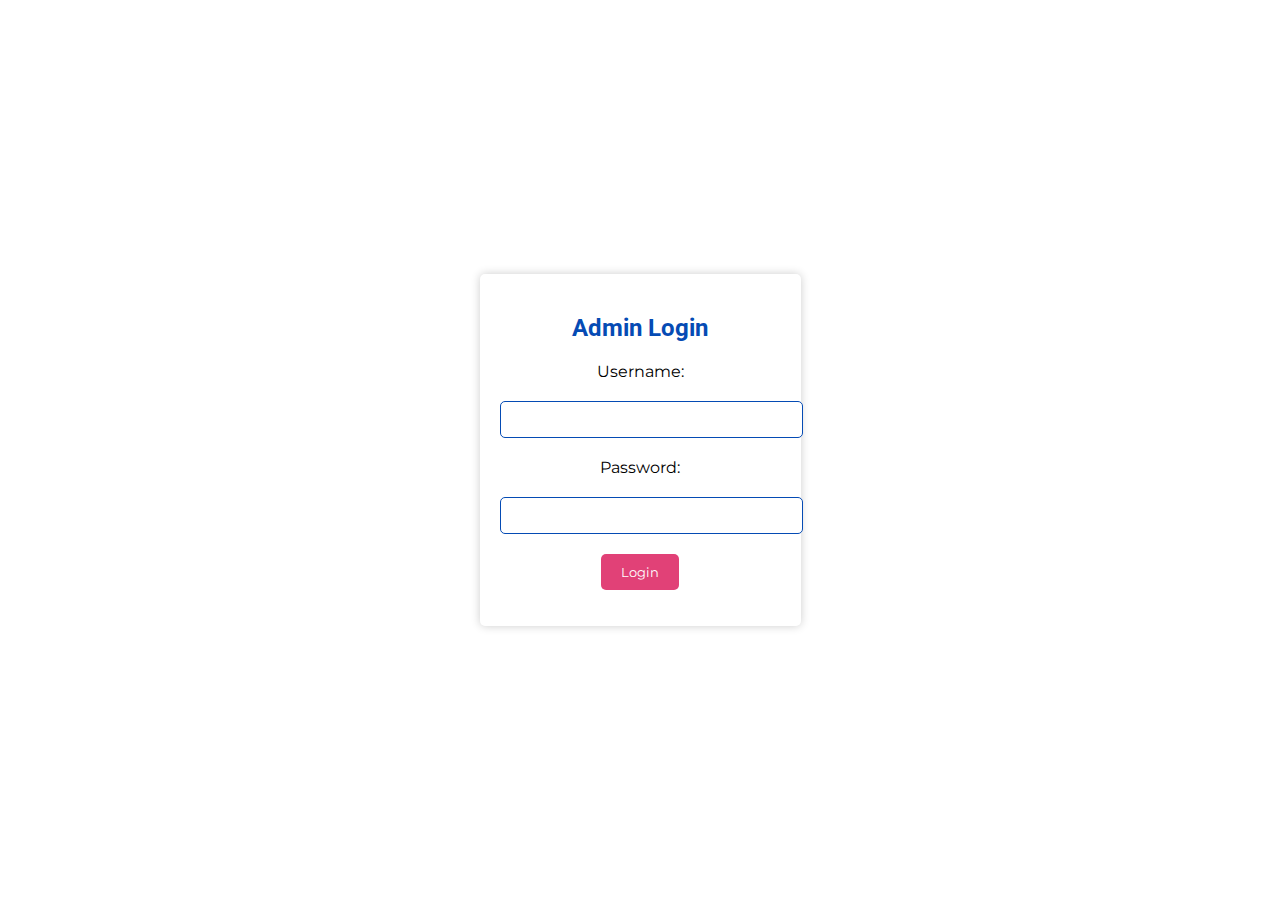
<file: admin-signin.html>
<!DOCTYPE html>
<html lang="en">
<head>
    <meta charset="UTF-8">
    <meta name="viewport" content="width=device-width, initial-scale=1.0">
    <title>Admin Login Page</title>
</head>
<body>
    <div class="container">
        <h2>Admin Login</h2>
        <form id="login-form">
            <label for="username">Username:</label>
            <input type="text" id="username" name="username" required>

            <label for="password">Password:</label>
            <input type="password" id="password" name="password" required>

            <button type="submit">Login</button>
        </form>
        <p id="error-message" class="error-message"></p>
    </div>
</body>
</html>
<style>
@import url('https://fonts.googleapis.com/css2?family=Montserrat:wght@300&family=Poppins:wght@500;800&display=swap');
@import url('https://fonts.googleapis.com/css2?family=Poppins:wght@500;800&family=Roboto:wght@500&display=swap');

    body {
    background-color: #ffffff;
    margin: 0;
    padding: 0;
    display: flex;
    justify-content: center;
    align-items: center;
    min-height: 100vh;
}

.container {
    background-color: #fff;
    border-radius: 5px;
    padding: 20px;
    box-shadow: 0 0 10px rgba(0, 0, 0, 0.2);
    text-align: center;
}

h2 {
    margin-bottom: 20px;
    color: #054bb4;
    font-family: "Roboto", sans-serif;
}

label {
    display: block;
    margin-bottom: 10px;
    font-family: "Montserrat", sans-serif;
}

input[type="text"],
input[type="password"] {
    margin: 10px auto;
    width: 100%;
    padding: 10px;
    margin-bottom: 20px;
    border: 1px solid #054bb4;
    border-radius: 5px;
    outline: none;
}

button {
    background-color: #e14177;
    color: #fff;
    border: none;
    border-radius: 5px;
    padding: 10px 20px;
    cursor: pointer;
    font-family: "Montserrat", sans-serif;
}

.error-message {
    color: #050505;
    margin-top: 10px;
    font-family:"Montserrat", sans-serif ;
}

</style>

<script>
    // admin credentials authentication
const adminCredentials = {
    username: "instructor",
    password: "instructor_login"
};

// Get form and error message elements
const loginForm = document.getElementById("login-form");
const errorMessage = document.getElementById("error-message");

// Add submit event listener to the form
loginForm.addEventListener("submit", function (e) {
    e.preventDefault();

    // Get user input
    const usernameInput = document.getElementById("username").value;
    const passwordInput = document.getElementById("password").value;

    // Check if the entered credentials match the admin credentials
    if (usernameInput === adminCredentials.username && passwordInput === adminCredentials.password) {
        // Successful login, redirect to admin dashboard or perform other actions
        window.location.href = "admin-dashboard.html"; // Replace with your admin dashboard URL
    } else {
        // Display an error message for invalid credentials
        errorMessage.textContent = "Invalid username or password.";
    }
});

</script>
</file>
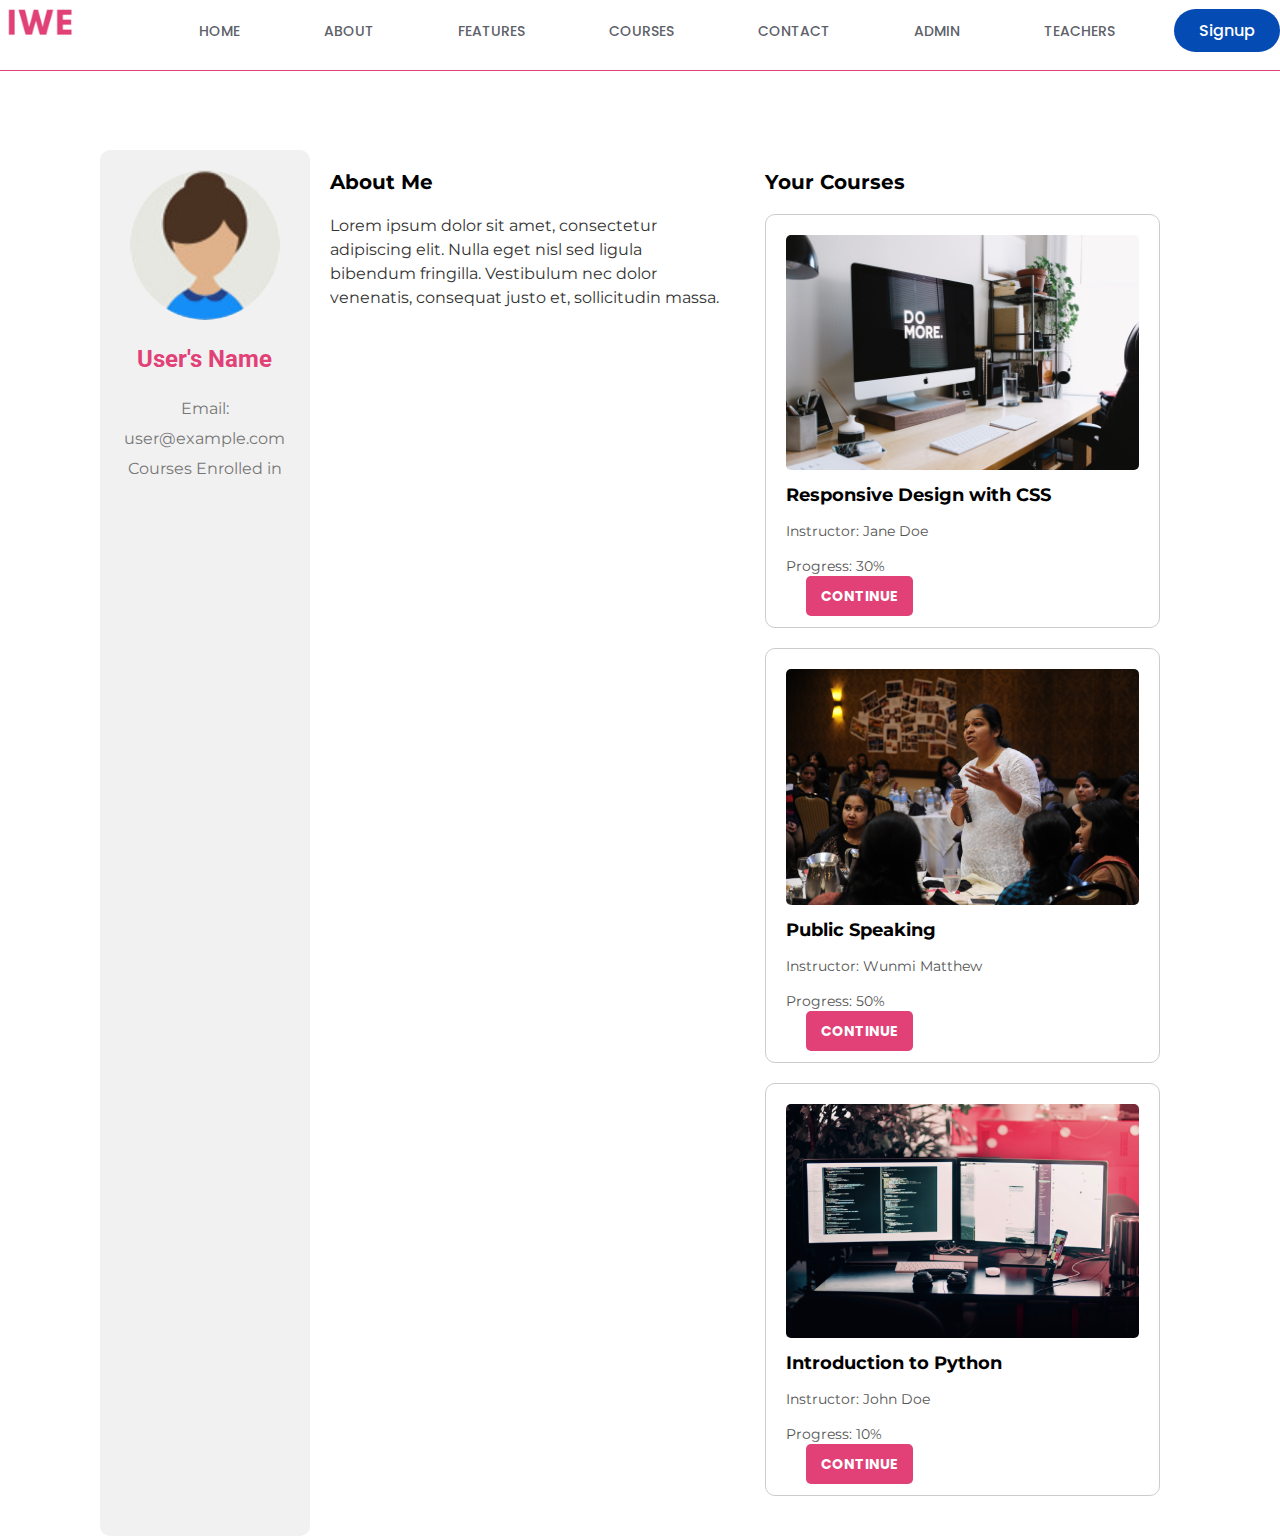
<file: profile.html>
<!DOCTYPE html>
<html lang="en">
<head>
    <meta charset="UTF-8">
    <meta name="viewport" content="width=device-width, initial-scale=1.0">
    <link rel="stylesheet" href="profile.css">
    <link rel="stylesheet" href="main.css">
    <title>User Profile</title>
</head>
<body>
    <!--header-->
    <header id="header">
        <img class="logo" src="images/favicon-96x96.png" alt="logo">
        <nav>
            <ul id="nav" class="nav_links">
                <li><a href="#header">Home</a></li>
                <li><a href="#about">About</a></li>
                <li><a href="#features">Features</a></li>
                <li><a href="courses.html">Courses</a></li>
                <li><a href="#contact">Contact</a></li>
                <li><a href="admin-signin.html">Admin</a></li>
                <li><a href="teacher.html">Teachers</a></li>
                <li id="responsive"><a href="signin.html">Signup</a></li>
            </ul>
        </nav>
        <a class="cta" href="signin.html"><button>Signup</button></a>
        <img src="images/menu.svg" id="menuBtn">
    </header>
    <main class="profile-container">
        <section class="profile-info">
            <img src="images/Profile-pic.jpg" alt="User Avatar">
            <h1>User's Name</h1>
            <p>Email: user@example.com</p>
            <p>Courses Enrolled in</p>
        </section>
        <section class="profile-content">
            <h2>About Me</h2>
            <p>Lorem ipsum dolor sit amet, consectetur adipiscing elit. Nulla eget nisl sed ligula bibendum fringilla. Vestibulum nec dolor venenatis, consequat justo et, sollicitudin massa.</p>
        </section>
        <section class="profile-courses">
            <h2>Your Courses</h2>
            <div class="course-card">
                <img src="images/web_design-thumbnail.jpg" alt="Course Image">
                <h3>Responsive Design with CSS</h3>
                <p>Instructor: Jane Doe</p>
                <p class="progress">Progress: 30%</p>
                <a href="courses.html">Continue</a>
            </div>
            <div class="course-card">
                <img src="images/public_speakingThumbnail.jpg" alt="Course Image">
                <h3>Public Speaking</h3>
                <p>Instructor: Wunmi Matthew</p>
                <p class="progress">Progress: 50%</p>
                <a href="courses.html">Continue</a>
            </div>
            <div class="course-card">
                <img src="images/web_dev-thumbnail.jpg" alt="Course Image">
                <h3>Introduction to Python</h3>
                <p>Instructor: John Doe</p>
                <p class="progress">Progress: 10%</p>
                <a href="courses.html">Continue</a>
            </div>
            
            <!-- To add more course cards here -->
        </section>
    </main>
</body>

</html>
</file>
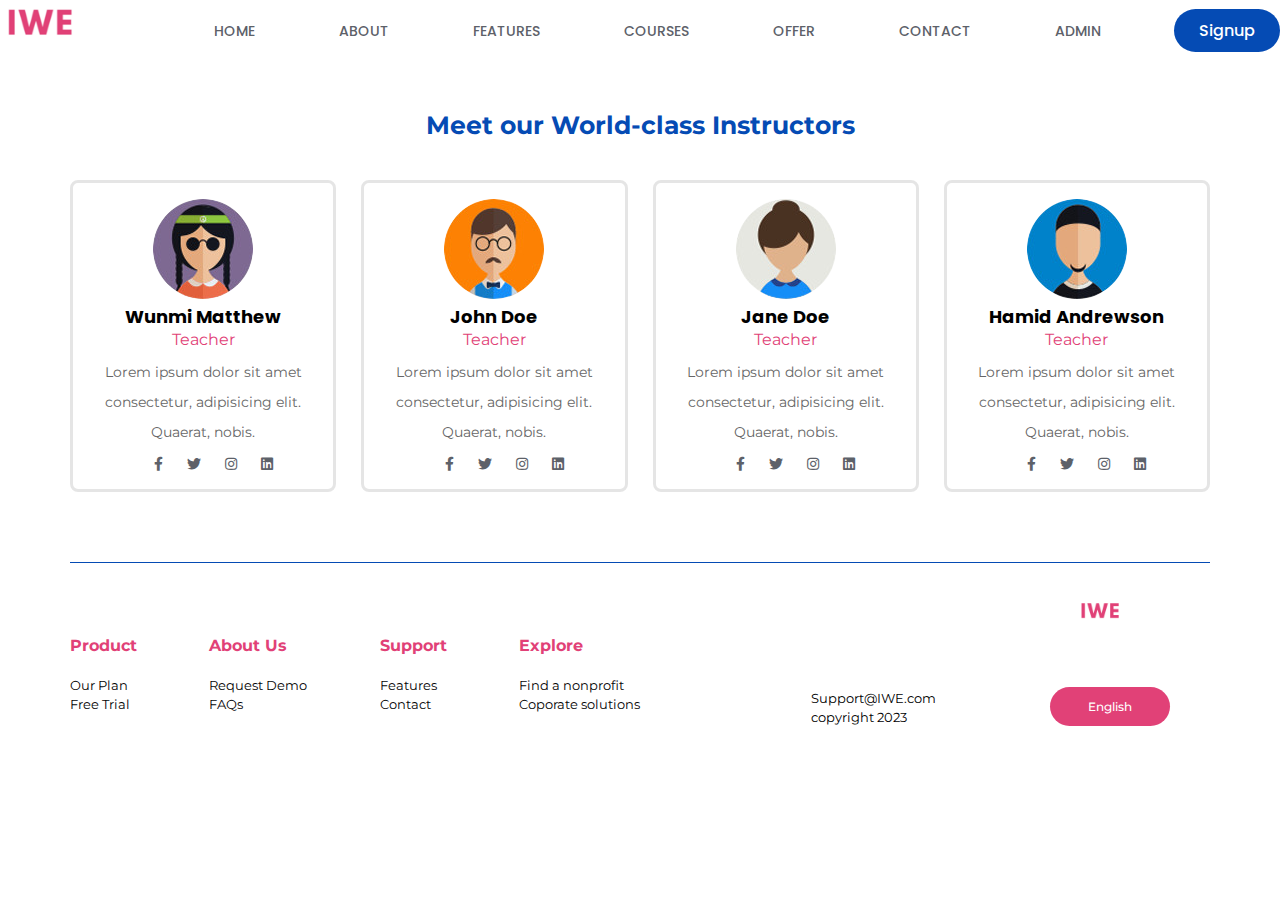
<file: teacher.html>
<!DOCTYPE html>
<html lang="en">
<head>
    <meta charset="UTF-8">
    <meta name="viewport" content="width=device-width, initial-scale=1.0">
    <title>teacher</title>

    <!-- font awesome cdn link  -->
    <link rel="stylesheet" href="https://cdnjs.cloudflare.com/ajax/libs/font-awesome/5.15.3/css/all.min.css">

    <!-- custom css file link  -->
    <link rel="stylesheet" href="main.css">
    <link rel="stylesheet" href="teacher.css">

</head>
<body>
    <div class="container">

        <header>
            <!--Navigation-->
            <img class="logo" src="images/favicon-96x96.png" alt="logo">
            <nav>
                <ul id="nav" class="nav_links">
                    <li><a href="index.html">Home</a></li>
                    <li><a href="#about">About</a></li>
                    <li><a href="#features">Features</a></li>
                    <li><a href="courses.html">Courses</a></li>
                    <li><a href="#offer">Offer</a></li>
                    <li><a href="index.html">Contact</a></li>
                    <li><a href="admin-signin.html">Admin</a></li>
                    <li id="responsive"><a href="signin.html">Signup</a></li>
                </ul>
            </nav>
            <a class="cta" href="signin.html"><button>Signup</button></a>
            <img src="images/menu.svg" id="menuBtn">
        </header>
        
        
        
        <!-- teacher section  -->
        
        <section id="teacher-section-title">
            <h1 class="section-title">Meet our World-class Instructors</h1>
            <div class="teacher">
                <div class="box">
                    <img src="images/pic-2.jpg" alt="">
                    <h3>Wunmi Matthew</h3>
                    <span>teacher</span>
                    <p>Lorem ipsum dolor sit amet consectetur, adipisicing elit. Quaerat, nobis.</p>
                    <div class="share">
                        <a href="#" class="fab fa-facebook-f"></a>
                        <a href="#" class="fab fa-twitter"></a>
                        <a href="#" class="fab fa-instagram"></a>
                        <a href="#" class="fab fa-linkedin"></a>
                    </div>
                </div>
            
                <div class="box">
                    <img src="images/pic-3.jpg" alt="">
                    <h3>John Doe</h3>
                    <span>teacher</span>
                    <p>Lorem ipsum dolor sit amet consectetur, adipisicing elit. Quaerat, nobis.</p>
                    <div class="share">
                        <a href="#" class="fab fa-facebook-f"></a>
                        <a href="#" class="fab fa-twitter"></a>
                        <a href="#" class="fab fa-instagram"></a>
                        <a href="#" class="fab fa-linkedin"></a>
                    </div>
                </div>
            
                <div class="box">
                    <img src="images/pic-5.jpg" alt="">
                    <h3>Jane Doe</h3>
                    <span>teacher</span>
                    <p>Lorem ipsum dolor sit amet consectetur, adipisicing elit. Quaerat, nobis.</p>
                    <div class="share">
                        <a href="#" class="fab fa-facebook-f"></a>
                        <a href="#" class="fab fa-twitter"></a>
                        <a href="#" class="fab fa-instagram"></a>
                        <a href="#" class="fab fa-linkedin"></a>
                    </div>
                </div>
            
                <div class="box">
                    <img src="images/pic-4.jpg" alt="">
                    <h3>Hamid Andrewson</h3>
                    <span>teacher</span>
                    <p>Lorem ipsum dolor sit amet consectetur, adipisicing elit. Quaerat, nobis.</p>
                    <div class="share">
                        <a href="#" class="fab fa-facebook-f"></a>
                        <a href="#" class="fab fa-twitter"></a>
                        <a href="#" class="fab fa-instagram"></a>
                        <a href="#" class="fab fa-linkedin"></a>
                    </div>
                </div>
            </div>
        </section>

        <!--Footer-->
        <section id="footer">
            <div class="container footer-row">
                <hr>
                <div class="footer-left-col">
                    <div class="footer-links">
                        <div class="link-title">
                            <h4> Product</h4>
                            <small>Our Plan</small> <br>
                            <small>Free Trial</small>
                        </div>
                        <div class="link-title">
                            <h4> About Us</h4>
                            <small>Request Demo</small> <br>
                            <small>FAQs</small>
                        </div>
                        <div class="link-title">
                            <h4> Support</h4>
                            <small>Features</small> <br>
                            <small>Contact</small>
                        </div>
                        <div class="link-title">
                            <h4> Explore</h4>
                            <small>Find a nonprofit</small> <br>
                            <small>Coporate solutions</small>
                        </div>
                    </div>
                </div>
                <div class="footer-right-col">
                    <div class="footer-info">
                        <div class="copyright-text">
                            <small>Support@IWE.com</small> <br>
                            <small>copyright 2023</small>
                        </div>
                        <div class="footer-logo">
                            <img src="images/IWE.png">
                            <button class="common-btn">English</button>
        
                        </div>
                    </div>
                </div>
            </div>
        </section>
<!-- custom js file link -->
<script>
    var menuBtn = document.getElementById("menuBtn");
    var nav = document.getElementById("nav");

    nav.style.right = "-250px";
    menuBtn.onclick = function() {
        if (nav.style.right == "-250px") {
            nav.style.right = "0";
        } else {
            nav.style.right = "-250px";
        }
    }
    /*var scroll = new SmoothScroll('a[href*="#"]', {
        speed: 1000,
        speedAsDuration: true
    });*/
</script>

</body>
</html>
</file>
<file: profile.css>
@import url('https://fonts.googleapis.com/css2?family=Montserrat:wght@300&family=Poppins:wght@500;800&display=swap');
@import url('https://fonts.googleapis.com/css2?family=Poppins:wght@500;800&family=Roboto:wght@500&display=swap');

    /* Global styles */
* {
    margin: 0;
    padding: 0;
    box-sizing: border-box;
    
}
#header {
    border-bottom: 1px solid #e14177;
}

/* Style the profile container */
.profile-container {
    display: flex;
    justify-content: space-between;
    margin-top: 150px;
    margin-left: 100px;
    margin-right: 100px;
    font-family: "Montserrat", sans-serif;
}

/* Style the profile info section */
.profile-info {
    flex-basis: 30%;
    padding: 20px;
    background-color: #f1f1f1;
    text-align: center;
    border-radius: 10px;
}

.profile-info img {
    width: 150px;
    height: 150px;
    border-radius: 50%;
    margin-bottom: 10px;
}

.profile-info h1 {
    font-size: 24px;
    margin-bottom: 10px;
}

.profile-info p {
    font-size: 16px;
    color: #777;
}

/* Style the profile content section */
.profile-content {
    flex-basis: 65%;
    padding: 20px;
    background-color: #fff;
    border-radius: 10px;
}

.profile-content h2 {
    font-size: 20px;
    margin-bottom: 20px;
}

.profile-content p {
    font-size: 16px;
    line-height: 1.5;
    color: #333;
}


/* Style the profile courses section */
.profile-courses {
    flex-basis: 65%;
    padding: 20px;
}

.profile-courses h2 {
    font-size: 20px;
    margin-bottom: 20px;
}

.course-card {
    border: 1px solid #ccc;
    border-radius: 10px;
    padding: 20px;
    margin-bottom: 20px;
}

.course-card img {
    width: 100%;
    border-radius: 5px;
    margin-bottom: 10px;
}

.course-card h3 {
    font-size: 18px;
    margin-bottom: 10px;
}

.course-card p {
    font-size: 14px;
    color: #555;
    margin-bottom: 5px;
}

.course-card a {
    text-decoration: none;
    background-color: #e14177;
    color: #fff;
    padding: 10px 15px;
    border-radius: 5px;
    font-weight: bold;
    transition: background-color 0.3s;
}

.course-card a:hover {
    background-color: #054bb4;
}


/* Add media queries for responsiveness */
@media (max-width: 768px) {
    header {
        padding: 10px 0; /* Reduce header padding on smaller screens */
    }

    nav ul {
        margin: 10px 0;
    }

    nav li {
        margin: 5px 0;
    }

    nav a {
        padding: 5px 0;
    }

    .profile-container {
        margin: 10px;
        display: flex;
        flex-direction: column;

    }

    .profile-info,
    .profile-content {
        padding: 10px;
    }

    .profile-info img {
        width: 100px;
        height: 100px;
    }
}
</file>
<file: main.css>
@import url('https://fonts.googleapis.com/css2?family=Montserrat:wght@300&family=Poppins:wght@500;800&display=swap');
@import url('https://fonts.googleapis.com/css2?family=Poppins:wght@500;800&family=Roboto:wght@500&display=swap');


/* GLOBAL STYLES */
* {
    box-sizing: border-box;
    margin: 0;
    padding: 0;
}

button {
    font-family: "Poppins", sans-serif;
    font-weight: 500;
    font-size: 16px;
    color: #e97676;
    text-decoration: none;
    margin-left: 20px;
}

html {
    scroll-behavior: smooth;
}

img {
    width:450px;
}


 #about img {
    width:450px;
}
#courses img {
    width: 450px;
}
#contact img {
    width: 450px; 
}

/* header */
#responsive {
    display: none;
}
header li,a{
    font-family: "Poppins", sans-serif;
    font-weight: 500;
    font-size: 14px;
    color:#5d6169;
    text-decoration: none;
    margin-left: 20px;
    text-transform: uppercase;
}

header {
    width: 100%;
    display: flex;
    justify-content: space-between;
    align-items: center;
    position: fixed;
    background-color: #ffffff;
    margin-top: 10px;
    top:-20px;
    font-family: "Poppins", sans-serif;
}

.logo {
    cursor: pointer;
    width: 80px;
    height: 80px;
    margin-right: 20px;
}

.nav_links {
    list-style: none;
}

.nav_links li {
    display: inline-block;
    padding: 0px 20px;  
}

.nav_links li a {
    transition: all 0.3s ease 0s;
}

.nav_links li a:hover {
    color: #054bb4;
}


header button {
    background-color: #054bb4;
    color: #fff;
    padding: 9px 25px;
    border-radius: 50px;
    cursor: pointer;
    margin-left: -20px;
    transition: all 0.3s ease 0s;
}

header button:hover {
    transform: scale(1.2);
    background-color: #e14177;
}

 button {
    padding: 9px 25px;
    color: #ffffff;
    background-color: #e14177;
    border: none;
    border-radius: 50px;
    cursor: pointer;
    transition: all 0.3s ease 0s;
}

button:hover {
    background-color: #235391;
}

#search {
    margin-left:15px;
    width: 10x;
    height: 20px;
    cursor: pointer;
}

#menuBtn {
    display: none;
}

/* hero section */
.section-hero-container {
    display: flex;
    justify-content: space-between;
    align-items: center;
    flex-direction: row;
    margin: 90px 90px;
}


.section-hero-text {
    max-width: 600px;
    font-family: "Montserrat", sans-serif;
    
}
.section-hero-text h1 {
    margin-bottom: 30px;
    font-weight: 800;
    font-size: 25px;
    line-height: 50px;
}

.section-hero-text p {
    color: #050505;
    line-height: 40px;
    font-family: "Montserrat",sans-serif;
    font-size: 14px;
    font-weight: 500;
}

/*.section-hero-text*/ h1 {
    color: #e14177;
    font-size: 25px;
    line-height: 50px;
    font-family: "Roboto", sans-serif;
    font-weight: 800px;
    
}
/*.section-hero-text*/ p {
    color: #050505;
    line-height: 30px;
    font-family: "Montserrat",sans-serif;
    font-size: 14px;
}
.common-btn {
margin-left: 0;
margin-top:30px ;
}

/*----About ----*/
        
#about,
#offer {
    margin: 50px 100px;
    display: flex;
    align-items: center;
    flex-wrap: wrap;
    justify-content: space-between;
    flex-direction: row;
}

#about {
    flex-direction: row-reverse;
}

.about-left-col {
    flex-basis: 50%;
}

.about-left-col img {
    width: 100%;
}

.about-right-col {
    flex-basis: 50%;
    text-align: right;
}

.about-text {
    max-width: 500px;
    display: inline-block;
}

.about-text h2 {
    margin: 50px 0 10px;
    font-size: 25px;
    font-style: italic;
    font-family: "Poppins", sans-serif;
    color: #e14177;
}

.about-text h3 {
    font-size: 18px;
    font-style: italic;
    color: #797979;
    font-family: "Poppins", sans-serif;
}
/* features */
#features {
    padding: 50px 0;
}

.feature-row {
    width: 80%;
    margin: auto;
    display: flex;
    align-content: center;
    justify-content: space-around;
    flex-wrap: wrap;
}

.feature-col {
    flex-basis: 25%;
    text-align: center;
}

.feature-col img {
    width: 100px;
}

.feature-col h4 {
    margin-bottom: 15px;
    font-size: 16px;
    font-weight: 400px;
    font-family: "Poppins", sans-serif;
}

.feature-btn {
    margin: 80px auto 0;
    display: flex;
    align-items: flex-end;
    justify-content: center;
}

/*--Courses--*/
        
#courses {
    padding: 100px 0;
    margin-left: 100px;
    margin-right: 100px;
}

.course-row {
    display: flex;
    align-items: center;
    flex-wrap: wrap;
    justify-content: space-between;
}

.course-text {
    max-width: 400px;
}

.course-text button {
    margin: 30px 0;
}


/*--Offer--*/
        
#offer button {
    margin: 30px 0;
}
.offer-container {
    display: flex;
}

/*--Contact--*/

#contact {
    padding: 100px;
}
        
.contact-row {
    display: flex;
    align-items: center;
    flex-wrap: wrap;
    justify-content: space-between;

}


.contact-right-col img {
    width: 100%;
}

form {
    max-width: 350px;
    margin: 30px 0;
}

form input {
    width: 100%;
    padding: 12px 10px;
    margin-bottom: 10px;
    outline: none;
    box-shadow: none;
    box-sizing: border-box;
    border: 1px solid #054bb4;
}

.btn-box {
    width: 100%;
    display: flex;
    justify-content: space-between;
}

.btn-box button {
    flex-basis: 48%;
    padding: 10px 0;
    font-family: "Montserrat", sans-serif;
    font-weight: 500;
    font-size: 14px;
    color: #ffffff;
    text-decoration: none;

}

textarea {
    width: 100%;
    padding-top: 10px;
    padding-left: 15px;
    height: 10em;
    box-sizing: border-box;
    border: 1px solid #054bb4;
    outline: none;
    margin-bottom: 30px;
    font-family: 'Roboto';
    border-radius: 2px;
}

/*----Footer----*/
        
#footer {
    font-family: "Montserrat", sans-serif;
    width: 100%;
    /*margin-top: 10px;*/
    margin-bottom: 0;
    padding: 0;
    
    
}

hr {
    width: 100%;
    border: 0;
    border-top: 1px solid #054bb4;
}

.footer-row {
    display: flex;
    justify-content: space-between;
    align-items: center;
    flex-wrap: wrap;
    margin-left: 70px;
    margin-right: 70px;
}

.footer-left-col {
    flex-basis: 50%;
    margin-top: 60px;
}

.footer-right-col {
    flex-basis: 35%;
}

.footer-links {
    display: flex;
    justify-content: space-between;
    flex-wrap: wrap;
}

.link-title h4 {
    color: #e14177;
    margin-bottom: 20px;
}

.link-title small {
    font-size: 13px;
    color: #050505;
}

.footer-info {
    display: flex;
    justify-content: space-between;
    align-items: flex-end;
    flex-wrap: wrap;
}


.footer-logo img {
    width: 100px;
}

.footer-logo button {
    font-family: "Montserrat", sans-serif;
    padding: 12px 38px;
    margin-top: 20px;
    font-size: 12px;
}

.copyright-text,
.footer-logo {
    flex-basis: 40%;
}



/* Mobile Styles */
@media (max-width: 767px) {
    /* Header Styles */
    header {
        margin-top: 0; /* Adjust the margin for mobile header */
        position: static;
    }
    .logo {
        width: 60px; /* Adjust logo size for mobile */
        height: 60px;
        margin-right: 10px; /* Adjust margin for mobile */
    }
    .nav_links {
        display: none; /* Hide navigation links for mobile */
    }
    #responsive {
        display: block;
    }
header button {
    display: none;
}
 
    /* Styles for side navigation */

    #nav {
        display: block;
        width: 200px;
        height: 50vh;
        position: fixed;
        right: -250px;
        top: 0;
        background: #e14177;
        z-index: 2;
        transition: .5s;
    }
.nav_links a  {
    color: #ffffff;
}




/* Style the menu button */
#menuBtn {
    display:inline;
    width: 50px;
    position: fixed;
    right: 50px;
    top: 20px;
    z-index: 2;
    cursor: pointer;
}


    /* Hero Section Styles */
    .section-hero-container {
        flex-direction: column-reverse; /* Stack elements vertically for mobile */
        margin: 20px; /* Adjust margin for mobile */
    }
    .section-hero-container img {
        margin: 0;
        width: 100%;
    }
    .section-hero-text h1 {
        font-size: 24px; /* Adjust font size for mobile */
        line-height: 36px;
    }
    .section-hero-text p {
        font-size: 14px; /* Adjust font size for mobile */
        line-height: 24px;
    }
    .common-btn {
        margin-top: 20px; /* Adjust margin for mobile */
    }

    /* About Section Styles */
    #about, #offer {
        margin: 20px; /* Adjust margin for mobile */
        flex-direction: column-reverse;
    }
    .about-left-col img {
        width: 100%; /* Adjust image width for mobile */
    }
    .about-right-col {
        text-align: left; /* Adjust text alignment for mobile */
    }
    .about-text h2 {
        font-size: 20px; /* Adjust font size for mobile */
    }
    .about-text h3 {
        font-size: 16px; /* Adjust font size for mobile */
    }

    /* Features Section Styles */
    #features {
        padding: 20px 0; /* Adjust padding for mobile */
    }
    .feature-row {
        flex-direction: column-reverse; /* Stack features vertically for mobile */
    }
    .feature-col {
        text-align: center;
        margin-bottom: 20px;
    }
    .feature-btn {
        margin-top: 10px; 
    }

    /* Courses Section Styles */
    #courses {
        padding: 50px 0;
        width: 100%;
        margin: 0 auto;
    }
    .course-row {
        flex-direction: column-reverse; /* Stack courses vertically for mobile */
    }


    .contact-left-col {
        width: 100%;
    }


    .course-text {
        max-width: 460px;
        flex-basis: 100%;
    }


    .course-text button {
        margin-top: 20px; /* Adjust margin for mobile */
    }



    /* Offer Section Styles */
    #offer {
        margin-top: -40px;
    }
    .offer-container {
        flex-direction: column;
        
    }
    
    /* Contact Section Styles */
    #contact {
        padding: 20px; /* Adjust padding for mobile */
    }
    .contact-row {
        flex-direction: column-reverse; /* Stack contact items vertically for mobile */
    }
    form {
        max-width: 100%; /* Adjust form width for mobile */
    }
    textarea {
        height: 150px; /* Adjust textarea height for mobile */
    }


    /* Footer Section Styles */

}

/* Add more media queries as needed for different screen sizes */
</file>
<file: teacher.css>
@import url('https://fonts.googleapis.com/css2?family=Montserrat:wght@300&family=Poppins:wght@500;800&display=swap');
@import url('https://fonts.googleapis.com/css2?family=Poppins:wght@500;800&family=Roboto:wght@500&display=swap');

.teacher{
    display: flex;
    flex-wrap: wrap;
    gap:25px;
    margin-left: 70px;
    margin-right: 70px;
    margin-top: 30px;
    margin-bottom: 70px;
  }
  #teacher-section-title h1 {
    font-family: "Montserrat", sans-serif;
    font-size: 25px;
    font-weight: 800px;
    margin-top: 100px;
    text-align: center;
    color: #054bb4;
  }

  .teacher .box{
    flex:1 1 250px;
    border-radius: 8px;
    border:3px solid rgba(0,0,0,.1);
    padding:16px;
    position: relative;
    text-align: center;
  }
  
  .teacher img {
    width: 100px;
    border-radius: 50%;
  }
 
  
  
  .teacher .box h3{
    color:black;
    font-size: 18px;
    font-family: "Poppins", sans-serif;
  }
  
  .teacher .box p{
    color:#666;
    font-size: 14px;
    padding:8px 0;
    font-family: "Montserrat", sans-serif;
  }

  .teacher span {
    color:#e14177;
    font-size: 16px;
    font-family: "Montserrat", sans-serif;
    text-transform: capitalize;
  }
</file>
